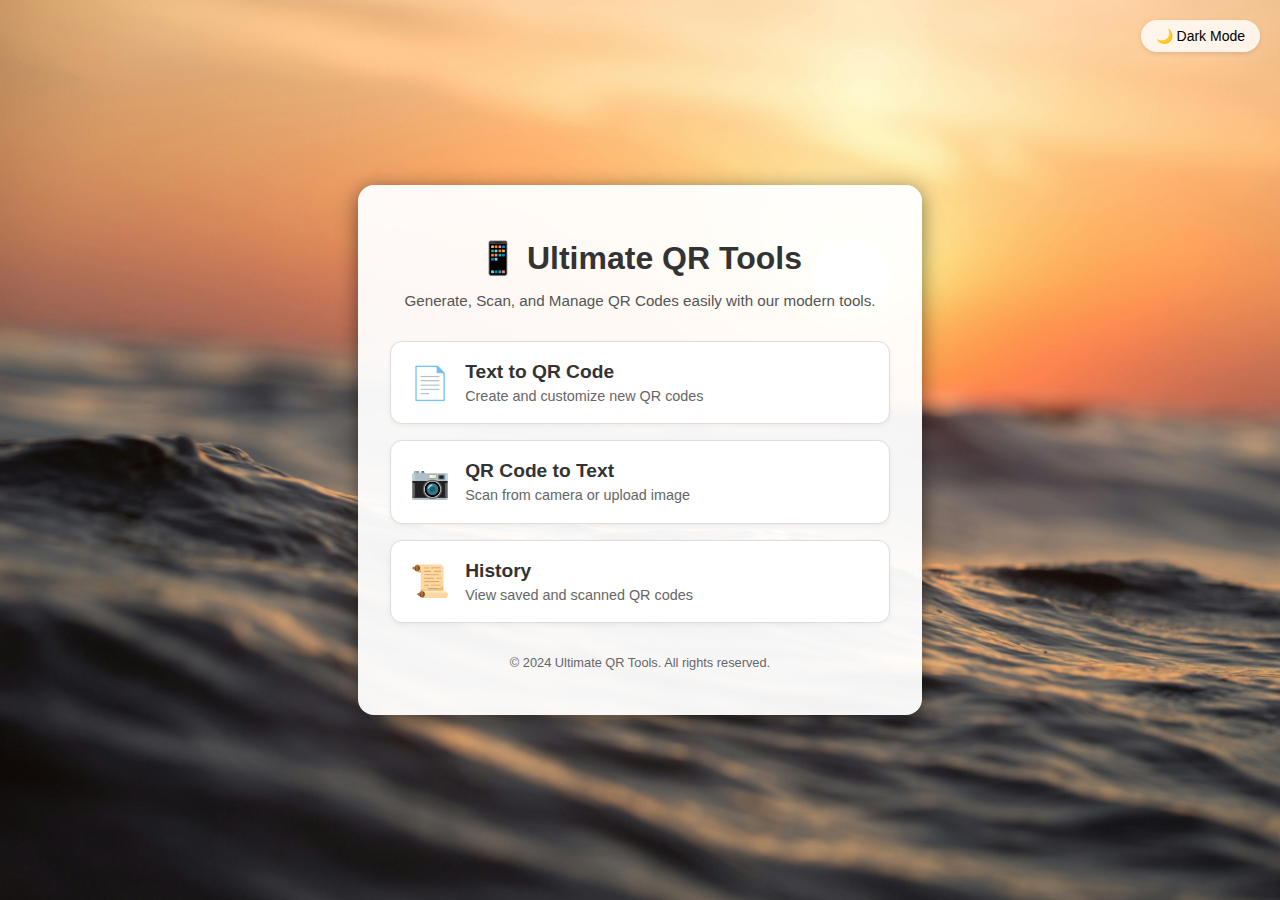
<file: index.html>
<!DOCTYPE html>
<html lang="en">

<head>
    <meta charset="UTF-8">
    <meta name="viewport" content="width=device-width, initial-scale=1.0">
    <title>QR Code Tools</title>
    <link rel="stylesheet" href="css/style.css">
</head>

<body>
    <button id="darkModeToggle" class="theme-toggle">🌙 Dark Mode</button>

    <div class="container">
        <header>
            <h1>📱 Ultimate QR Tools</h1>
            <p>Generate, Scan, and Manage QR Codes easily with our modern tools.</p>
        </header>
        <main>
            <a href="text-to-qr.html" class="card">
                <div class="icon">📄</div>
                <div class="card-text">
                    <h2>Text to QR Code</h2>
                    <p>Create and customize new QR codes</p>
                </div>
            </a>

            <a href="qr-to-text.html" class="card">
                <div class="icon">📷</div>
                <div class="card-text">
                    <h2>QR Code to Text</h2>
                    <p>Scan from camera or upload image</p>
                </div>
            </a>

            <a href="history.html" class="card">
                <div class="icon">📜</div>
                <div class="card-text">
                    <h2>History</h2>
                    <p>View saved and scanned QR codes</p>
                </div>
            </a>
        </main>
        <footer>
            <p>© 2024 Ultimate QR Tools. All rights reserved.</p>
        </footer>
    </div>

    <script>
        // Dark Mode Logic
        document.addEventListener('DOMContentLoaded', () => {
            const darkModeToggle = document.getElementById('darkModeToggle');

            // Check saved preference
            const isDark = localStorage.getItem('darkMode') === 'true';
            if (isDark) {
                document.body.classList.add('dark-mode');
                darkModeToggle.textContent = '☀️ Light Mode';
            }

            darkModeToggle.addEventListener('click', () => {
                document.body.classList.toggle('dark-mode');
                const isDarkMode = document.body.classList.contains('dark-mode');
                darkModeToggle.textContent = isDarkMode ? '☀️ Light Mode' : '🌙 Dark Mode';
                localStorage.setItem('darkMode', isDarkMode);
            });
        });
    </script>
</body>

</html>
</file>
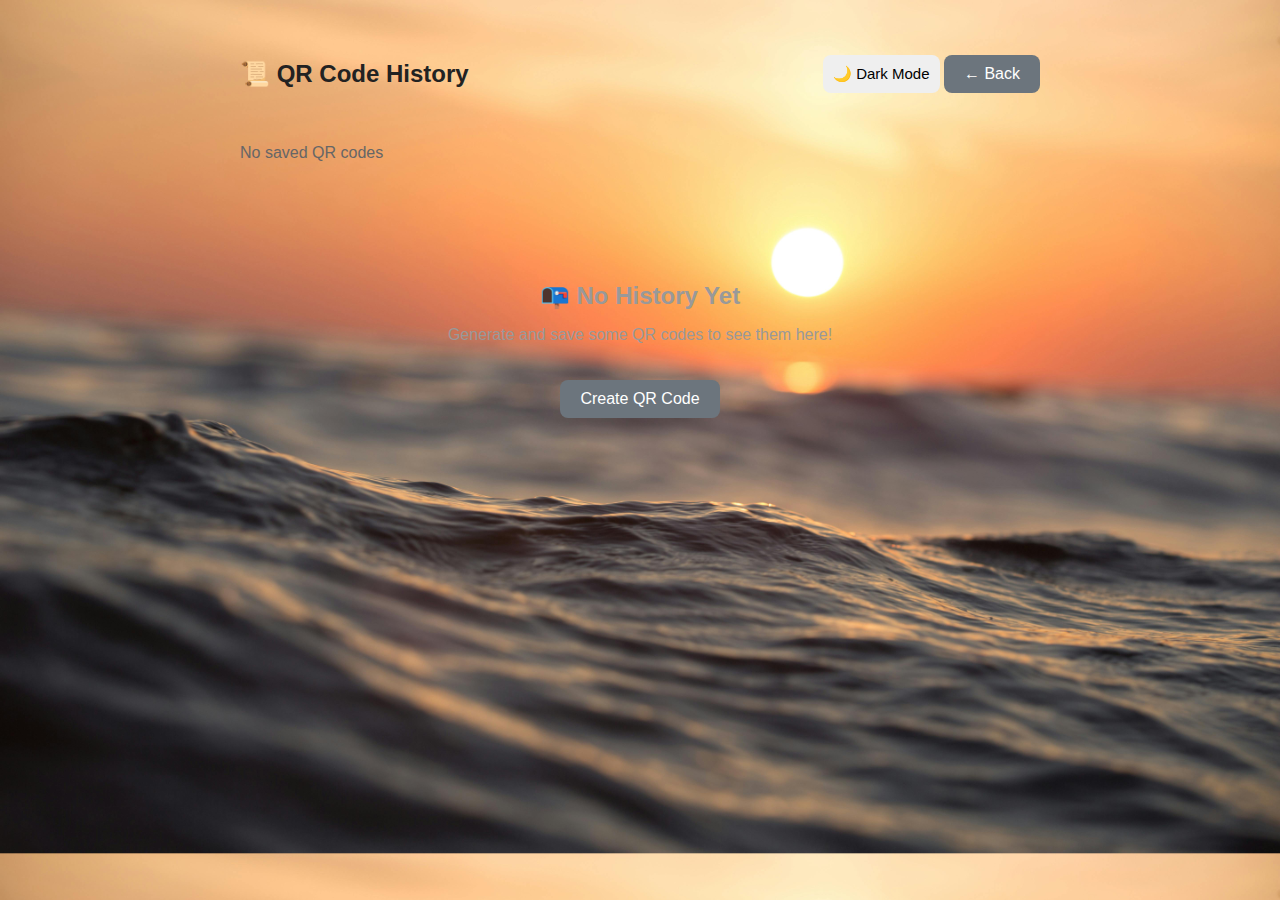
<file: history.html>
<!DOCTYPE html>
<html lang="en">

<head>
    <meta charset="UTF-8">
    <meta name="viewport" content="width=device-width, initial-scale=1.0">
    <title>QR Code History</title>
    <link rel="stylesheet" href="css/style1.css">
    <style>
        .history-container {
            max-width: 800px;
            margin: 20px auto;
            padding: 20px;
        }

        .history-header {
            display: flex;
            justify-content: space-between;
            align-items: center;
            margin-bottom: 20px;
        }

        .history-grid {
            display: grid;
            grid-template-columns: repeat(auto-fill, minmax(250px, 1fr));
            gap: 20px;
            margin-top: 20px;
        }

        .history-item {
            background: white;
            border-radius: 12px;
            padding: 15px;
            box-shadow: 0 2px 8px rgba(0, 0, 0, 0.1);
            transition: transform 0.3s;
        }

        body.dark-mode .history-item {
            background: #2a2a2a;
        }

        .history-item:hover {
            transform: translateY(-5px);
            box-shadow: 0 4px 12px rgba(0, 0, 0, 0.2);
        }

        .history-item img {
            width: 100%;
            border-radius: 8px;
            margin-bottom: 10px;
        }

        .history-text {
            font-size: 12px;
            color: #666;
            margin: 5px 0;
            word-break: break-word;
        }

        body.dark-mode .history-text {
            color: #aaa;
        }

        .history-date {
            font-size: 11px;
            color: #999;
        }

        .history-actions {
            display: flex;
            gap: 5px;
            margin-top: 10px;
        }

        .history-actions button {
            flex: 1;
            padding: 6px;
            font-size: 12px;
        }

        .empty-state {
            text-align: center;
            padding: 60px 20px;
            color: #999;
        }

        .empty-state h3 {
            font-size: 24px;
            margin-bottom: 10px;
        }

        .back-btn {
            background: #6c757d;
            color: white;
            padding: 10px 20px;
            text-decoration: none;
            border-radius: 8px;
            display: inline-block;
        }

        .clear-btn {
            background: #dc3545;
            color: white;
        }
    </style>
</head>

<body>
    <div class="history-container">
        <div class="history-header">
            <h2>📜 QR Code History</h2>
            <div>
                <button id="darkModeToggle" class="theme-toggle">🌙 Dark Mode</button>
                <a href="text-to-qr.html" class="back-btn">← Back</a>
            </div>
        </div>

        <div style="display: flex; justify-content: space-between; align-items: center; margin-bottom: 15px;">
            <p id="historyCount" style="color: #666;">Loading...</p>
            <button id="clearHistory" class="clear-btn"
                style="padding: 8px 15px; border-radius: 6px; border: none; cursor: pointer;">🗑️ Clear All</button>
        </div>

        <div id="historyGrid" class="history-grid">
            <!-- History items will be loaded here -->
        </div>
    </div>

    <script>
        // Dark mode toggle
        const darkModeToggle = document.getElementById('darkModeToggle');
        const historyGrid = document.getElementById('historyGrid');
        const historyCount = document.getElementById('historyCount');
        const clearHistoryBtn = document.getElementById('clearHistory');

        // Load dark mode preference
        if (localStorage.getItem('darkMode') === 'true') {
            document.body.classList.add('dark-mode');
            darkModeToggle.textContent = '☀️ Light Mode';
        }

        darkModeToggle.addEventListener('click', () => {
            document.body.classList.toggle('dark-mode');
            const isDark = document.body.classList.contains('dark-mode');
            darkModeToggle.textContent = isDark ? '☀️ Light Mode' : '🌙 Dark Mode';
            localStorage.setItem('darkMode', isDark);
        });

        // Load history
        function loadHistory() {
            const history = JSON.parse(localStorage.getItem('qrHistory') || '[]');

            if (history.length === 0) {
                historyGrid.innerHTML = `
                    <div class="empty-state" style="grid-column: 1/-1;">
                        <h3>📭 No History Yet</h3>
                        <p>Generate and save some QR codes to see them here!</p>
                        <a href="text-to-qr.html" class="back-btn" style="margin-top: 20px;">Create QR Code</a>
                    </div>
                `;
                historyCount.textContent = 'No saved QR codes';
                clearHistoryBtn.style.display = 'none';
                return;
            }

            historyCount.textContent = `${history.length} saved QR code${history.length > 1 ? 's' : ''}`;
            clearHistoryBtn.style.display = 'block';

            historyGrid.innerHTML = history.map((item, index) => {
                const date = new Date(item.timestamp);
                const dateStr = date.toLocaleDateString() + ' ' + date.toLocaleTimeString();

                return `
                    <div class="history-item">
                        <img src="${item.image}" alt="QR Code">
                        <div class="history-text"><strong>Text:</strong> ${item.text.substring(0, 50)}${item.text.length > 50 ? '...' : ''}</div>
                        <div class="history-text"><strong>Size:</strong> ${item.size}px</div>
                        <div class="history-date">${dateStr}</div>
                        <div class="history-actions">
                            <button onclick="downloadQR(${index})" style="background: #28a745; color: white;">⬇️ Download</button>
                            <button onclick="deleteQR(${index})" style="background: #dc3545; color: white;">🗑️ Delete</button>
                        </div>
                    </div>
                `;
            }).join('');
        }

        // Download QR from history
        window.downloadQR = function (index) {
            const history = JSON.parse(localStorage.getItem('qrHistory') || '[]');
            if (history[index]) {
                const link = document.createElement('a');
                link.download = `qrcode-${index + 1}.png`;
                link.href = history[index].image;
                link.click();
            }
        };

        // Delete single QR
        window.deleteQR = function (index) {
            if (confirm('Delete this QR code from history?')) {
                let history = JSON.parse(localStorage.getItem('qrHistory') || '[]');
                history.splice(index, 1);
                localStorage.setItem('qrHistory', JSON.stringify(history));
                loadHistory();
            }
        };

        // Clear all history
        clearHistoryBtn.addEventListener('click', () => {
            if (confirm('Are you sure you want to clear all history? This cannot be undone!')) {
                localStorage.removeItem('qrHistory');
                loadHistory();
            }
        });

        // Load on page load
        loadHistory();
    </script>
</body>

</html>
</file>
<file: css/style.css>
body {
  font-family: Arial, sans-serif;
  background-image: url('../image/image1.jpg');
  background-size: cover;
  margin: 0;
  min-height: 100vh;
  display: flex;
  justify-content: center;
  align-items: center;
  transition: background-color 0.3s, color 0.3s;
}

body.dark-mode {
  background-color: #1a1a1a;
  color: #e0e0e0;
}

.container {
  background-color: rgba(255, 255, 255, 0.95);
  padding: 2rem;
  border-radius: 16px;
  box-shadow: 0 4px 20px rgba(0, 0, 0, 0.5);
  max-width: 500px;
  width: 90%;
  text-align: center;
  margin: 20px;
}

body.dark-mode .container {
  background-color: rgba(30, 30, 30, 0.95);
  box-shadow: 0 4px 25px rgba(0, 0, 0, 0.8);
}

header h1 {
  margin-bottom: 0.5rem;
  color: #333;
}

body.dark-mode header h1 {
  color: #fff;
}

header p {
  color: #555;
  font-size: 0.95rem;
  margin-bottom: 20px;
}

body.dark-mode header p {
  color: #aaa;
}

main {
  margin: 2rem 0;
  display: flex;
  flex-direction: column;
  gap: 1rem;
}

.card {
  display: flex;
  align-items: center;
  gap: 15px;
  background-color: white;
  border: 1px solid #ddd;
  padding: 1.2rem;
  border-radius: 12px;
  text-decoration: none;
  color: #333;
  transition: all 0.3s ease;
  box-shadow: 0 2px 5px rgba(0, 0, 0, 0.05);
}

body.dark-mode .card {
  background-color: #2a2a2a;
  border-color: #444;
  color: #e0e0e0;
}

.card:hover {
  transform: translateY(-3px);
  box-shadow: 0 5px 15px rgba(0, 0, 0, 0.1);
  border-color: #e63946;
}

.icon {
  font-size: 2rem;
}

.card-text {
  text-align: left;
}

.card h2 {
  margin: 0;
  font-size: 1.2rem;
}

.card p {
  margin: 5px 0 0;
  font-size: 0.9rem;
  color: #666;
}

body.dark-mode .card p {
  color: #aaa;
}

footer {
  font-size: 0.8rem;
  color: #666;
  margin-top: 20px;
}

body.dark-mode footer {
  color: #888;
}

.theme-toggle {
  position: absolute;
  top: 20px;
  right: 20px;
  padding: 8px 15px;
  background: rgba(255, 255, 255, 0.8);
  border: none;
  border-radius: 20px;
  cursor: pointer;
  font-size: 14px;
  box-shadow: 0 2px 5px rgba(0, 0, 0, 0.1);
  transition: all 0.3s;
}

body.dark-mode .theme-toggle {
  background: rgba(0, 0, 0, 0.6);
  color: white;
}

.theme-toggle:hover {
  transform: scale(1.1);
}
</file>
<file: css/style1.css>
body {
  font-family: Arial, sans-serif;
  background-image: url('../image/image1.jpg');
  background-size: cover;
  margin: 0;
  padding: 0;
}

.container {
  max-width: 400px;
  margin: 30px auto;
  padding: 20px;
  background-color: transparent;
  border-radius: 12px;
  box-shadow: 0 4px 10px rgba(0,0,0,0.5);
}

header {
  text-align: center;
  margin-bottom: 20px;
}

h2 {
  color: #222;
}

.input-section {
  display: flex;
  flex-direction: column;
  gap: 10px;
}

textarea {
  resize: none;
  padding: 10px;
  border-radius: 8px;
  border: 1px solid #ddd;
  font-size: 14px;
}

button {
  padding: 10px;
  border: none;
  border-radius: 8px;
  font-size: 15px;
  cursor: pointer;
}

#generateBtn {
  background: #e63946;
  color: #fff;
}

.output-section {
  margin-top: 25px;
  text-align: center;
}

#qrCode canvas {
  margin: 15px auto;
  display: block;
}

.btn-group {
  display: flex;
  justify-content: center;
  gap: 10px;
}

#downloadBtn {
  background: #ddd;
}

#shareBtn {
  background: #e63946;
  color: #fff;
}
</file>
